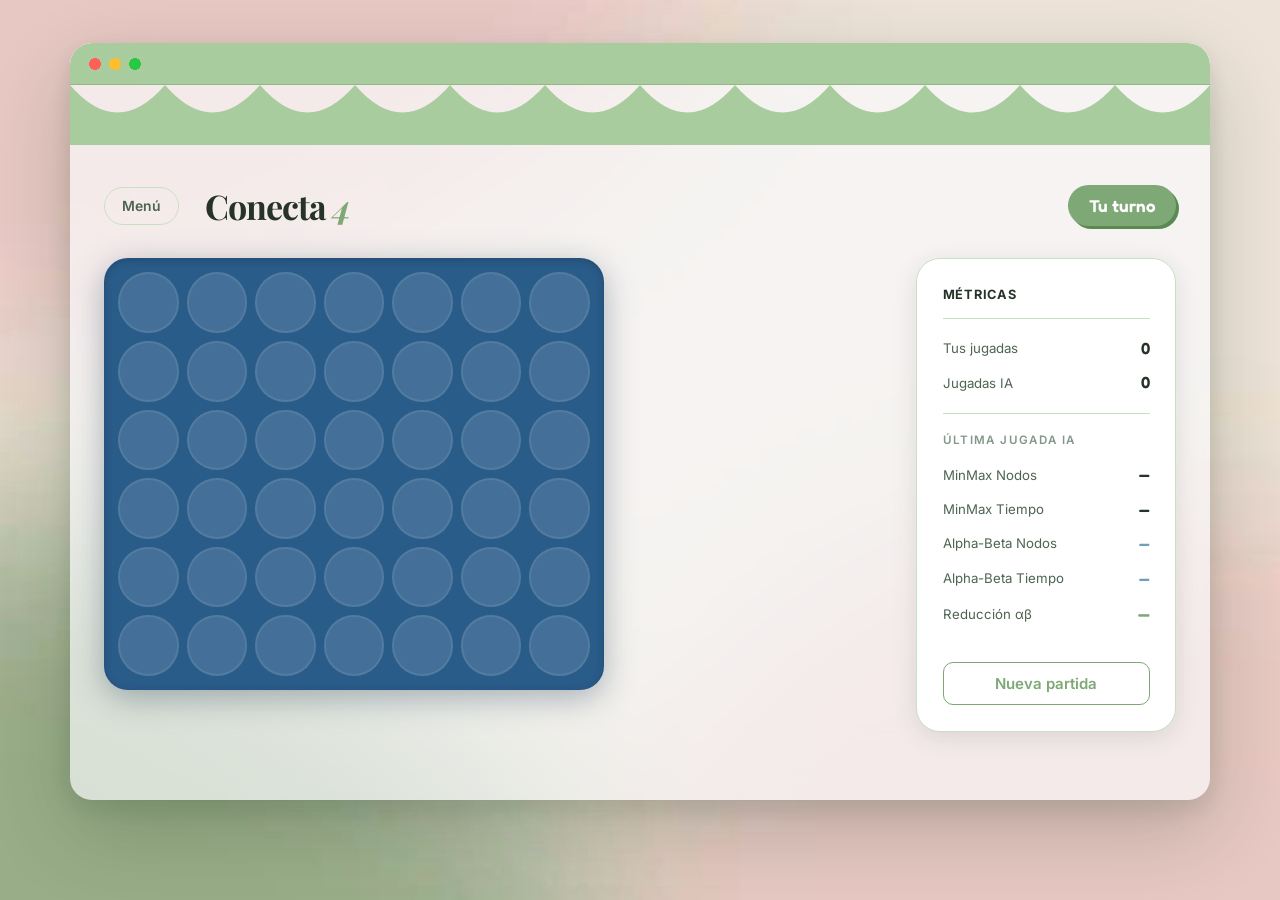
<file: docs/game.html>
<!DOCTYPE html>
<html lang="es">

<head>
    <meta charset="UTF-8">
    <meta name="viewport" content="width=device-width, initial-scale=1.0">
    <title>Conecta 4 </title>
    <meta name="description" content="Tablero de Conecta 4 - Juega contra la IA con MinMax y Alpha-Beta.">
    <link rel="preconnect" href="https://fonts.googleapis.com">
    <link rel="preconnect" href="https://fonts.gstatic.com" crossorigin>
    <link
        href="https://fonts.googleapis.com/css2?family=Fredoka:wght@500;600;700&family=Playfair+Display:ital,wght@0,400;0,700;1,400&family=Inter:wght@300;400;500;600&display=swap"
        rel="stylesheet">
    <link rel="stylesheet" href="css/style.css">
</head>

<body>

    <div class="site-wrap site-wrap-visible">

        <div class="scallop-bar">
            <svg viewBox="0 0 1200 60" preserveAspectRatio="none" xmlns="http://www.w3.org/2000/svg" aria-hidden="true">
                <path
                    d="M0,0 Q50,55 100,0 Q150,55 200,0 Q250,55 300,0 Q350,55 400,0 Q450,55 500,0 Q550,55 600,0 Q650,55 700,0 Q750,55 800,0 Q850,55 900,0 Q950,55 1000,0 Q1050,55 1100,0 Q1150,55 1200,0 L1200,60 L0,60 Z"
                    fill="#a8cc9e" />
            </svg>
        </div>

        <div class="window-body">

            <header class="game-header">
                <a href="index.html" class="back-btn">Menú</a>
                <h1 class="game-title">Conecta <em>4</em></h1>
                <div class="turn-indicator" id="turn-indicator">Tu turno</div>
            </header>

            <!-- TABLERO -->
            <div class="game-layout">
                <div class="board-wrap">
                    <div class="board" id="board"></div>
                </div>

                <!-- PANEL DE MÉTRICAS -->
                <aside class="metrics-panel">
                    <div class="panel-header">
                        <h3 class="panel-title">Métricas</h3>
                    </div>

                    <div class="metric-row">
                        <span class="metric-label" id="player-label">Tus jugadas</span>
                        <span class="metric-value" id="player-moves">0</span>
                    </div>
                    <div class="metric-row">
                        <span class="metric-label" id="ai-label">Jugadas IA</span>
                        <span class="metric-value" id="ai-moves">0</span>
                    </div>

                    <hr class="rule" style="margin: 1rem 0;">

                    <p class="metrics-subtitle" id="metrics-subtitle">Última jugada IA</p>

                    <div class="metric-row">
                        <span class="metric-label" id="metric-label-1">MinMax Nodos</span>
                        <span class="metric-value" id="mm-nodes">—</span>
                    </div>
                    <div class="metric-row">
                        <span class="metric-label" id="metric-label-2">MinMax Tiempo</span>
                        <span class="metric-value" id="mm-time">—</span>
                    </div>
                    <div class="metric-row">
                        <span class="metric-label" id="metric-label-3">Alpha-Beta Nodos</span>
                        <span class="metric-value sky" id="ab-nodes">—</span>
                    </div>
                    <div class="metric-row">
                        <span class="metric-label" id="metric-label-4">Alpha-Beta Tiempo</span>
                        <span class="metric-value sky" id="ab-time">—</span>
                    </div>
                    <div class="metric-row">
                        <span class="metric-label" id="metric-label-5">Reducción αβ</span>
                        <span class="metric-value highlight" id="ab-reduction">—</span>
                    </div>

                    <button class="btn-secondary" style="width:100%; margin-top:1.5rem;" onclick="newGame()">Nueva
                        partida</button>
                </aside>
            </div>

            <!-- MODAL RESULTADO -->
            <div class="result-overlay hidden" id="result-overlay">
                <div class="result-card">
                    <p class="result-eyebrow">Partida terminada</p>
                    <h2 class="result-title" id="result-title">¡Ganaste!</h2>
                    <p class="result-sub" id="result-sub"></p>
                    <div class="result-actions">
                        <button class="btn-primary" onclick="newGame()">Jugar de nuevo</button>
                        <a href="index.html" class="btn-secondary">Menú</a>
                    </div>
                </div>
            </div>

        </div>
    </div>

    <script src="js/engine.js"></script>
    <script src="js/game.js"></script>
</body>

</html>
</file>
<file: docs/css/style.css>
:root {
    --c-sage: #7ea876;
    --c-sage-lt: #aecfa6;
    --c-sage-pale: #e4f0e1;
    --c-sage-bg: #f2f8f0;
    --c-window-bar: #a8cc9e;
    --c-sky: #6fa0b8;
    --c-sky-pale: #daeef6;
    --c-red-pale: #f5e8e8;
    --c-red: #daa1a1;
    --c-yellow: #f7dda2;
    --c-ink: #263328;
    --c-ink-mid: #4e6452;
    --c-ink-soft: #82978a;
    --c-white: #ffffff;
    --c-card: #ffffff;
    --c-border: #c8e0c2;
    --c-bg: #c8dfc0;
    --f-serif: 'Playfair Display', Georgia, serif;
    --f-sans: 'Inter', system-ui, sans-serif;
    --f-fun: 'Fredoka', sans-serif;
    --r-sm: 10px;
    --r-md: 16px;
    --r-lg: 24px;
    --r-window: 22px;
    --shadow-sm: 0 2px 8px rgba(44, 58, 46, .10);
    --shadow-md: 0 6px 24px rgba(44, 58, 46, .12);
    --shadow-window: 0 32px 100px rgba(30, 50, 32, .35), 0 8px 32px rgba(30, 50, 32, .20);
}

*,
*::before,
*::after {
    box-sizing: border-box;
    margin: 0;
    padding: 0;
}

html {
    font-size: 17px;
    scroll-behavior: smooth;
}

body {
    font-family: var(--f-sans);
    background-color: var(--c-bg);
    background-image: url('../img/fondo.jpg');
    background-size: cover;
    background-position: center;
    background-attachment: fixed;
    color: var(--c-ink);
    line-height: 1.6;
    -webkit-font-smoothing: antialiased;
    min-height: 100vh;
    padding: 2.5rem 1rem 4rem;
}

/* ── WINDOW ── */
.site-wrap {
    max-width: 1140px;
    margin: 0 auto;
    border-radius: var(--r-window);
    overflow: hidden;
    background: rgba(250, 252, 255, .65);
    backdrop-filter: blur(30px);
    -webkit-backdrop-filter: blur(30px);
    box-shadow: 0 32px 80px rgba(30, 55, 32, .22), 0 8px 24px rgba(30, 55, 32, .12);
}

.site-wrap::before {
    content: '';
    display: block;
    height: 42px;
    background: var(--c-window-bar);
    border-bottom: 1.5px solid #92b888;
    border-radius: var(--r-window) var(--r-window) 0 0;
}

.site-wrap::after {
    content: '';
    position: absolute;
    top: 14px;
    left: 18px;
    width: 54px;
    height: 14px;
    background:
        radial-gradient(circle, #ff5f57 6px, transparent 6px) 0 0,
        radial-gradient(circle, #ffbe2e 6px, transparent 6px) 20px 0,
        radial-gradient(circle, #28c840 6px, transparent 6px) 40px 0;
    background-repeat: no-repeat;
    background-size: 14px 14px;
    pointer-events: none;
}

.site-wrap {
    position: relative;
}

.scallop-bar {
    width: 100%;
    height: 60px;
    overflow: hidden;
    line-height: 0;
}

.scallop-bar svg {
    width: 100%;
    height: 100%;
    display: block;
}

.window-body {
    padding: 0 2rem 4rem;
}

/* ── HERO ── */
.hero {
    padding: 3rem 0 2rem;
    text-align: center;
}

.eyebrow {
    font-size: .68rem;
    font-weight: 600;
    letter-spacing: .18em;
    text-transform: uppercase;
    color: var(--c-ink-soft);
    display: block;
    margin-bottom: .75rem;
}

.hero-title {
    font-family: var(--f-serif);
    font-size: clamp(3rem, 8vw, 5.5rem);
    font-weight: 700;
    line-height: 1;
    color: var(--c-ink);
    letter-spacing: -2px;
    margin-bottom: 1rem;
}

.hero-title em {
    font-style: italic;
    color: var(--c-sage);
}

.hero-lead {
    font-size: 1rem;
    color: var(--c-ink-mid);
    max-width: 480px;
    margin: 0 auto 2rem;
    font-weight: 300;
}

.hero-meta {
    display: flex;
    gap: 1rem;
    justify-content: center;
    flex-wrap: wrap;
}

.meta-card {
    background: rgba(255, 255, 255, .65);
    backdrop-filter: blur(10px);
    border-radius: 100px;
    padding: .8rem 2rem;
    display: flex;
    align-items: center;
    gap: .75rem;
    min-width: 200px;
    box-shadow: 0 4px 16px rgba(0, 0, 0, .04);
    transition: transform .4s cubic-bezier(.16, 1, .3, 1), box-shadow .4s;
    cursor: default;
}

.meta-card:hover {
    transform: translateY(-4px);
    box-shadow: 0 12px 24px rgba(0, 0, 0, .08);
    background: rgba(255, 255, 255, .9);
}

.meta-number {
    font-family: var(--f-serif);
    font-size: 2rem;
    font-weight: 700;
    color: var(--c-sage);
    line-height: 1;
}

.meta-label {
    font-size: .75rem;
    color: var(--c-ink-mid);
    max-width: 100px;
    line-height: 1.3;
}

.rule {
    border: none;
    border-top: 1px solid var(--c-border);
    margin: 3rem 0;
}

/* ── SECTIONS ── */
.section {
    margin-bottom: 1rem;
}

.section-center {
    text-align: center;
}

.section-center .section-desc {
    margin-left: auto;
    margin-right: auto;
}

.section-label {
    font-size: .68rem;
    font-weight: 600;
    letter-spacing: .18em;
    text-transform: uppercase;
    color: var(--c-sage);
    margin-bottom: .5rem;
}

.section-title {
    font-family: var(--f-serif);
    font-size: clamp(2rem, 5vw, 2.8rem);
    font-weight: 700;
    color: var(--c-ink);
    letter-spacing: -1px;
    line-height: 1.1;
    margin-bottom: 30px;
}

.section-title em {
    font-style: italic;
    color: var(--c-sage);
}

.section-desc {
    font-size: .88rem;
    color: var(--c-ink-mid);
    font-weight: 300;
    margin-bottom: 2rem;
    max-width: 520px;
}

.logo-title {
    display: flex;
    align-items: center;
    justify-content: center;
    gap: clamp(10px, 1.5vw, 20px);
    margin-bottom: 1rem;
}

.main-title {
    margin: 0;
}

.cuatro {
    --cell: clamp(13px, 1.65vw, 22px);
    --gap: clamp(4px, 0.55vw, 7px);
    display: grid;
    grid-template-columns: repeat(3, var(--cell));
    grid-template-rows: repeat(4, var(--cell));
    gap: var(--gap);
    grid-template-areas:
        "a . b"
        "c . d"
        "e f g"
        ". . h";
}

.ficha {
    width: var(--cell);
    height: var(--cell);
    border-radius: 50%;
    background: var(--c-yellow);
    box-shadow: 0 2px 5px rgba(0, 0, 0, .20), inset 0 1px 0 rgba(255, 255, 255, .30);
}

.ficha.b,
.ficha.d,
.ficha.g,
.ficha.h {
    background: #daa1a1;
    box-shadow: 0 2px 5px rgba(0, 0, 0, .20), inset 0 1px 0 rgba(255, 255, 255, .25);
}

.a {
    grid-area: a;
}

.b {
    grid-area: b;
}

.c {
    grid-area: c;
}

.d {
    grid-area: d;
}

.e {
    grid-area: e;
}

.f {
    grid-area: f;
}

.g {
    grid-area: g;
}

.h {
    grid-area: h;
}

/* ── MODE CARDS ── */
.mode-grid {
    display: grid;
    grid-template-columns: 1fr 1fr;
    gap: 1.5rem;
    max-width: 700px;
    margin: 0 auto;
}

@media (max-width: 600px) {
    .mode-grid {
        grid-template-columns: 1fr;
    }
}

.mode-actions {
    display: flex;
    flex-direction: column;
    gap: .75rem;
    margin-top: 1rem;
}

.mode-actions .btn-primary,

.mode-actions .btn-secondary {
    width: 100%;
    text-align: center;
}

.mode-select {
    width: 100%;
    padding: .65rem 2.2rem .65rem 1rem;
    border: 1.5px solid var(--c-border);
    border-radius: var(--r-sm);
    font-family: var(--f-sans);
    font-size: .88rem;
    color: var(--c-ink);
    background-color: white;
    cursor: pointer;
    appearance: none;
    background-image: url("data:image/svg+xml,%3Csvg xmlns='http://www.w3.org/2000/svg' width='12' height='8' viewBox='0 0 12 8'%3E%3Cpath d='M1 1l5 5 5-5' stroke='%234e6452' stroke-width='1.5' fill='none' stroke-linecap='round'/%3E%3C/svg%3E");
    background-repeat: no-repeat;
    background-position: right .85rem center;
    transition: border-color .2s, box-shadow .2s;
}

.mode-select:focus {
    outline: none;
    border-color: var(--c-sky);
    box-shadow: 0 0 0 3px rgba(111, 160, 184, .18);
}

.mode-card {
    background: var(--c-card);
    border: 1px solid var(--c-border);
    border-radius: var(--r-lg);
    padding: 2rem;
    box-shadow: var(--shadow-md);
    display: flex;
    flex-direction: column;
    align-items: center;
    text-align: center;
    gap: .75rem;
    transition: transform .3s, box-shadow .3s;
}

.mode-card:hover {
    transform: translateY(-4px);
    box-shadow: 0 12px 32px rgba(44, 58, 46, .16);
}

.mode-avatar {
    width: 80px;
    height: 80px;
    border-radius: 50%;
    object-fit: cover;
    border: 3px solid var(--c-border);
    box-shadow: 0 4px 12px rgba(0, 0, 0, .1);
}

.mode-title {
    font-family: var(--f-fun);
    font-size: 30px;
    font-weight: 600;
    color: var(--c-ink);
}

.mode-desc {
    font-size: 18px;
    color: var(--c-ink-mid);
    font-weight: 300;
    line-height: 1.5;
}

/* ── ALGO CARDS ── */
.algo-grid {
    display: grid;
    grid-template-columns: 1fr 1fr;

    gap: 1.5rem;
    max-width: 700px;
    margin: 0.5rem auto;
}

@media (max-width: 600px) {
    .algo-grid {
        grid-template-columns: 1fr;
    }
}

.algo-card {
    background: var(--c-card);
    border: 1px solid var(--c-border);
    border-radius: var(--r-md);
    padding: 1.5rem;
    box-shadow: var(--shadow-sm);
    font-size: .88rem;
    color: var(--c-ink-mid);
    line-height: 1.6;
}

.algo-card-lg {
    font-size: 1rem;
    padding: 2rem;
    line-height: 1.7;
}

.algo-badge {
    display: inline-block;
    font-family: var(--f-fun);
    font-size: 25px;
    font-weight: 600;
    background: var(--c-sage);
    color: white;
    padding: 5px 18px;
    border-radius: 100px;
    margin-bottom: .75rem;
    box-shadow: 3px 3px 0 #5a8a52;
}

.algo-badge--ab {
    background: var(--c-sky);
    box-shadow: 3px 3px 0 #4880a0;
}

/* ── CHARTS ── */
.charts-empty {
    padding: 3rem 1rem;
}

.charts-empty-text {
    font-size: .95rem;
    color: var(--c-ink-soft);
    font-style: italic;
}

.charts-grid {
    display: grid;
    grid-template-columns: 1fr 1fr;
    gap: 1.5rem;
    max-width: 800px;
    margin: 0 auto;
}

@media (max-width: 650px) {
    .charts-grid {
        grid-template-columns: 1fr;
    }
}

.chart-card {
    background: var(--c-card);
    border: 1px solid var(--c-border);
    border-radius: var(--r-lg);
    padding: 1.5rem;
    box-shadow: var(--shadow-sm);
}

.chart-card-full {
    grid-column: 1 / -1;
}

.chart-title {
    font-family: var(--f-fun);
    font-size: .88rem;
    font-weight: 600;
    color: var(--c-ink);
    margin-bottom: 1rem;
    text-align: left;
}

/* ── BUTTONS ── */
.btn-primary {
    background: var(--c-sage);
    color: white;
    border: none;
    border-radius: var(--r-sm);
    padding: 10px 20px;
    font-family: var(--f-sans);
    font-size: 18px;
    font-weight: 600;
    cursor: pointer;
    text-decoration: none;
    display: inline-block;
    transition: background .2s, transform .15s, box-shadow .2s;
    box-shadow: 0 3px 12px rgba(143, 175, 135, .35);
}

.btn-primary:hover {
    background: #7a9e72;
    transform: translateY(-1px);
    box-shadow: 0 3px 12px rgba(143, 175, 135, .45);
}

.btn-primary.btn-sky {
    background: var(--c-sky);
    box-shadow: 0 3px 12px rgba(111, 160, 184, .35);
}

.btn-primary.btn-sky:hover {
    background: #5a90a8;
}

.btn-secondary {
    background: transparent;
    color: var(--c-sage);
    border: 1.5px solid var(--c-sage);
    border-radius: var(--r-sm);
    padding: .65rem 1.5rem;
    font-family: var(--f-sans);
    font-size: 15px;
    font-weight: 600;
    cursor: pointer;
    text-decoration: none;
    display: inline-block;
    transition: background .2s, color .2s;
}

.btn-secondary:hover {
    background: var(--c-sage);
    color: white;
}

/* ── GAME PAGE ── */
.game-header {
    display: flex;
    align-items: center;
    gap: 1.5rem;
    padding: 2rem 0 1.5rem;
    flex-wrap: wrap;
}

.back-btn {
    font-size: .82rem;
    font-weight: 600;
    color: var(--c-ink-mid);
    text-decoration: none;
    border: 1px solid var(--c-border);
    border-radius: 100px;
    padding: .4rem 1rem;
    transition: background .2s;
}

.back-btn:hover {
    background: var(--c-sage-pale);
}

.game-title {
    font-family: var(--f-serif);
    font-size: 2rem;
    font-weight: 700;
    color: var(--c-ink);
    letter-spacing: -1px;
    flex: 1;
}

.game-title em {
    font-style: italic;
    color: var(--c-sage);
}

.turn-indicator {
    font-family: var(--f-fun);
    font-size: 1rem;
    font-weight: 600;
    background: var(--c-sage);
    color: white;
    padding: .4rem 1.2rem;
    border-radius: 100px;
    box-shadow: 3px 3px 0 #5a8a52;
    transition: background .3s;
}

.turn-indicator.ai-turn {
    background: var(--c-sky);
    box-shadow: 3px 3px 0 #4880a0;
}

.turn-indicator.over {
    background: var(--c-yellow);
    color: var(--c-ink);
    box-shadow: 3px 3px 0 #c8963a;
}

/* ── BOARD ── */
.game-layout {
    display: flex;
    gap: 2rem;
    align-items: flex-start;
    flex-wrap: wrap;
}

.board-wrap {
    flex: 1;
    min-width: 280px;
}

.board {
    display: grid;
    grid-template-columns: repeat(7, 1fr);
    gap: 8px;
    background: #2a5c8a;
    border-radius: var(--r-lg);
    padding: 14px;
    box-shadow: 0 8px 32px rgba(30, 55, 80, .35), inset 0 2px 8px rgba(0, 0, 0, .2);
    width: 100%;
    max-width: 500px;
}

.cell {
    aspect-ratio: 1;
    border-radius: 50%;
    background: rgba(255, 255, 255, .12);
    cursor: pointer;
    transition: background .15s, transform .15s;
    border: 2px solid rgba(255, 255, 255, .08);
    position: relative;
    overflow: hidden;
}

.cell:hover {
    background: rgba(255, 255, 255, .25);
    transform: scale(1.06);
}

.cell.player {
    background: var(--c-yellow);
    border-color: #c8963a;
    box-shadow: 0 0 12px rgba(232, 184, 75, .5);
    cursor: default;
}

.cell.player:hover {
    transform: none;
}

.cell.ai {
    background: #e05555;
    border-color: #b83a3a;
    box-shadow: 0 0 12px rgba(224, 85, 85, .5);
    cursor: default;
}

.cell.ai:hover {
    transform: none;
}

.cell.drop-anim {
    animation: dropIn .25s cubic-bezier(.34, 1.56, .64, 1) both;
}

.cell.winner {
    animation: winPulse .55s ease-in-out infinite alternate;
    z-index: 2;
    border-color: rgba(255, 255, 255, .95);
}

@keyframes winPulse {
    from {
        transform: scale(1);
        box-shadow: 0 0 12px rgba(255, 255, 255, .55), 0 0 0 3px rgba(255, 255, 255, .15);
        filter: brightness(1);
    }

    to {
        transform: scale(1.18);
        box-shadow: 0 0 28px rgba(255, 255, 255, .98), 0 0 0 6px rgba(255, 255, 255, .28);
        filter: brightness(1.18);
    }
}

@keyframes dropIn {
    from {
        opacity: 0;
        transform: translateY(-20px) scale(.8);
    }

    to {
        opacity: 1;
        transform: translateY(0) scale(1);
    }
}

/* Column hover highlights */
.board:not(.disabled) .cell:not(.player):not(.ai) {
    cursor: pointer;
}

.board.disabled .cell {
    cursor: not-allowed;
}

/* ── METRICS PANEL ── */
.metrics-panel {
    background: var(--c-card);
    border: 1px solid var(--c-border);
    border-radius: var(--r-lg);
    padding: 1.5rem;
    box-shadow: var(--shadow-md);
    min-width: 220px;
    width: 260px;
}

.panel-header {
    padding-bottom: .75rem;
    border-bottom: 1px solid var(--c-border);
    margin-bottom: 1rem;
}

.panel-title {
    font-size: .75rem;
    font-weight: 700;
    color: var(--c-ink);
    letter-spacing: .06em;
    text-transform: uppercase;
}

.metrics-subtitle {
    font-size: .68rem;
    font-weight: 600;
    letter-spacing: .12em;
    text-transform: uppercase;
    color: var(--c-ink-soft);
    margin-bottom: .75rem;
}

.metric-row {
    display: flex;
    justify-content: space-between;
    align-items: center;
    margin-bottom: .5rem;
}

.metric-label {
    font-size: .78rem;
    color: var(--c-ink-mid);
}

.metric-value {
    font-family: var(--f-fun);
    font-size: .95rem;
    font-weight: 600;
    color: var(--c-ink);
}

.metric-value.sky {
    color: var(--c-sky);
}

.metric-value.highlight {
    color: var(--c-sage);
    font-size: 1.05rem;
}

/* ── RESULT OVERLAY ── */
.result-overlay {
    position: fixed;
    inset: 0;
    z-index: 9999;
    background: rgba(30, 50, 32, .55);
    backdrop-filter: blur(8px);
    display: flex;
    align-items: center;
    justify-content: center;
    padding: 1.5rem;
    transition: opacity .4s;
}

.result-overlay.hidden {
    display: none;
}

.result-card {
    text-align: center;
    padding: 3rem 3.5rem 2.5rem;
    border-radius: 28px;
    background: rgba(250, 252, 255, .85);
    backdrop-filter: blur(30px);
    border: 1px solid rgba(255, 255, 255, .85);
    box-shadow: 0 32px 80px rgba(40, 65, 40, .22), 0 8px 24px rgba(40, 65, 40, .14);
    max-width: 400px;
    width: 100%;
    animation: landingCardIn .65s cubic-bezier(.34, 1.56, .64, 1) both;
}

.result-eyebrow {
    font-size: .68rem;
    font-weight: 600;
    letter-spacing: .22em;
    text-transform: uppercase;
    color: var(--c-ink-soft);
    margin-bottom: 1rem;
    display: block;
}

.result-title {
    font-family: var(--f-serif);
    font-size: 2.5rem;
    font-weight: 700;
    color: var(--c-ink);
    margin-bottom: .5rem;
}

.result-sub {
    font-size: .88rem;
    color: var(--c-ink-mid);
    margin-bottom: 2rem;
    font-weight: 300;
}

.result-actions {
    display: flex;
    gap: 1rem;
    justify-content: center;
    flex-wrap: wrap;
}

/* ── LANDING ── */
@keyframes landingCardIn {
    from {
        opacity: 0;
        transform: translateY(30px) scale(.96);
    }

    to {
        opacity: 1;
        transform: translateY(0) scale(1);
    }
}

@keyframes landingOut {
    0% {
        opacity: 1;
    }

    100% {
        opacity: 0;
        pointer-events: none;
    }
}

.landing {
    position: fixed;
    inset: 0;
    z-index: 9999;
    background-image: url('../img/fondo.jpg');
    background-size: cover;
    background-position: center;
    display: flex;
    align-items: center;
    justify-content: center;
    padding: 1.5rem;
    transition: opacity .7s ease;
}

.landing.exit {
    opacity: 0;
    pointer-events: none;
}

.landing-card {
    text-align: center;
    padding: 3rem 3.5rem 2.5rem;
    border-radius: 28px;
    background: rgba(250, 252, 255, .65);
    backdrop-filter: blur(30px);
    border: 1px solid rgba(255, 255, 255, .85);
    box-shadow: 0 32px 80px rgba(40, 65, 40, .22), 0 8px 24px rgba(40, 65, 40, .14), inset 0 1px 0 rgba(255, 255, 255, .75);
    animation: landingCardIn .65s cubic-bezier(.34, 1.56, .64, 1) .2s both;
    max-width: 420px;
    width: 100%;
}

.landing-eyebrow {
    font-size: .68rem;
    font-weight: 600;
    letter-spacing: .22em;
    text-transform: uppercase;
    color: rgba(38, 51, 40, .60);
    margin-bottom: 1.2rem;
    display: block;
}

.landing-title {
    font-family: var(--f-serif);
    font-size: clamp(2rem, 6vw, 3.5rem);
    font-weight: 700;
    color: #263328;
    line-height: 1.1;
    letter-spacing: -1px;
    margin-bottom: .8rem;
}

.landing-title em {
    font-style: italic;
    color: #3d6b38;
}

.landing-sub {
    font-size: .85rem;
    color: rgba(38, 51, 40, .55);
    margin-bottom: 2.2rem;
    font-weight: 300;
}

.landing-btn {
    background: #7ea876;
    color: white;
    border: none;
    border-radius: 100px;
    padding: .85rem 2.8rem;
    font-family: var(--f-fun);
    font-size: 1.05rem;
    font-weight: 600;
    cursor: pointer;
    transition: background .2s, transform .15s, box-shadow .2s;
    box-shadow: 0 4px 0 #5a8a52, 0 6px 20px rgba(126, 168, 118, .4);
}

.landing-btn:hover {
    background: #6d9565;
    transform: translateY(-2px);
    box-shadow: 0 6px 0 #4d7a46, 0 10px 28px rgba(126, 168, 118, .5);
}

.landing-btn:active {
    transform: translateY(2px);
    box-shadow: 0 2px 0 #4d7a46;
}

.hidden {
    opacity: 0;
    pointer-events: none;
}

.site-wrap-visible {
    opacity: 1 !important;
    pointer-events: auto !important;
    animation: siteWrapIn .7s ease both;
}

@keyframes siteWrapIn {
    from {
        opacity: 0;
        transform: translateY(20px);
    }

    to {
        opacity: 1;
        transform: translateY(0);
    }
}

[data-animate] {
    opacity: 0;
    transform: translateY(32px);
    transition: opacity .65s ease, transform .65s ease;
}

[data-animate].visible {
    opacity: 1;
    transform: translateY(0);
}

.site-footer {
    border-top: 1px solid var(--c-border);
    padding: 2rem 0;
    text-align: center;
    font-size: .75rem;
    color: var(--c-ink-soft);
    letter-spacing: .04em;
}
</file>
